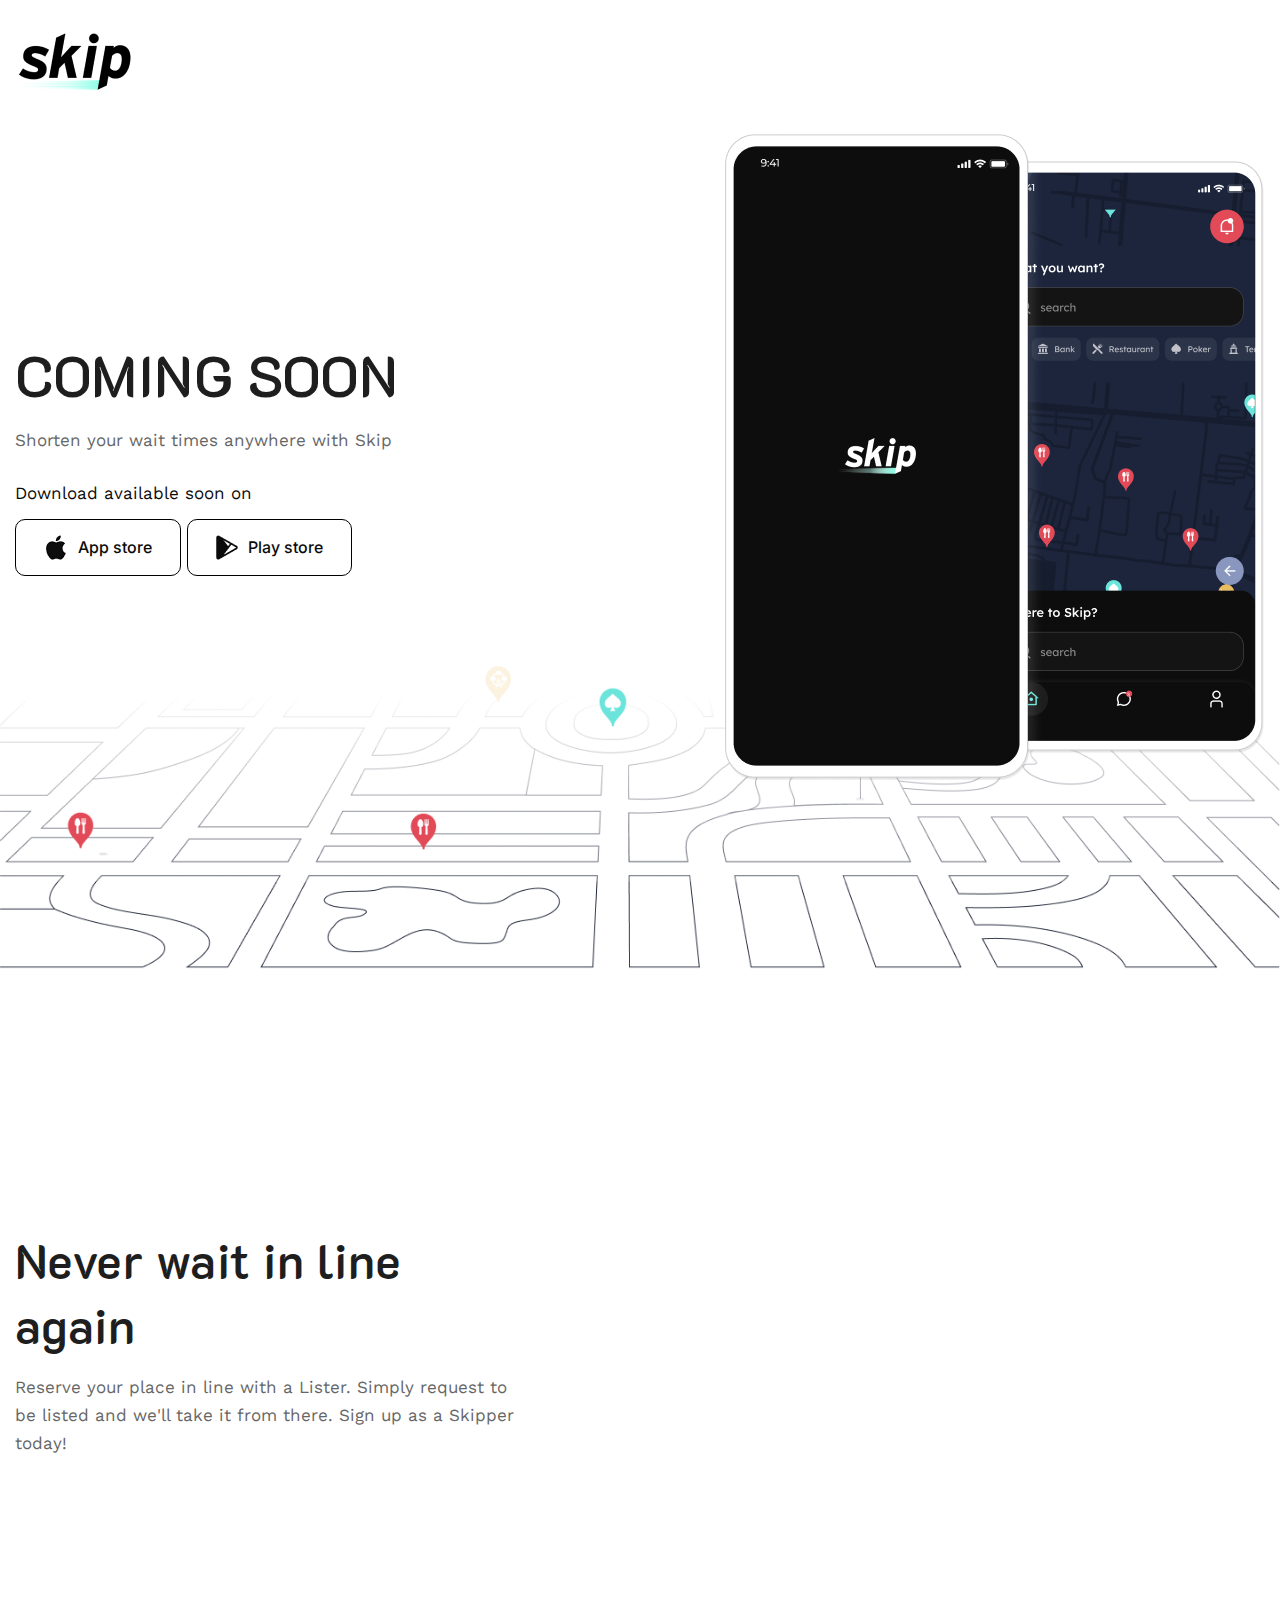
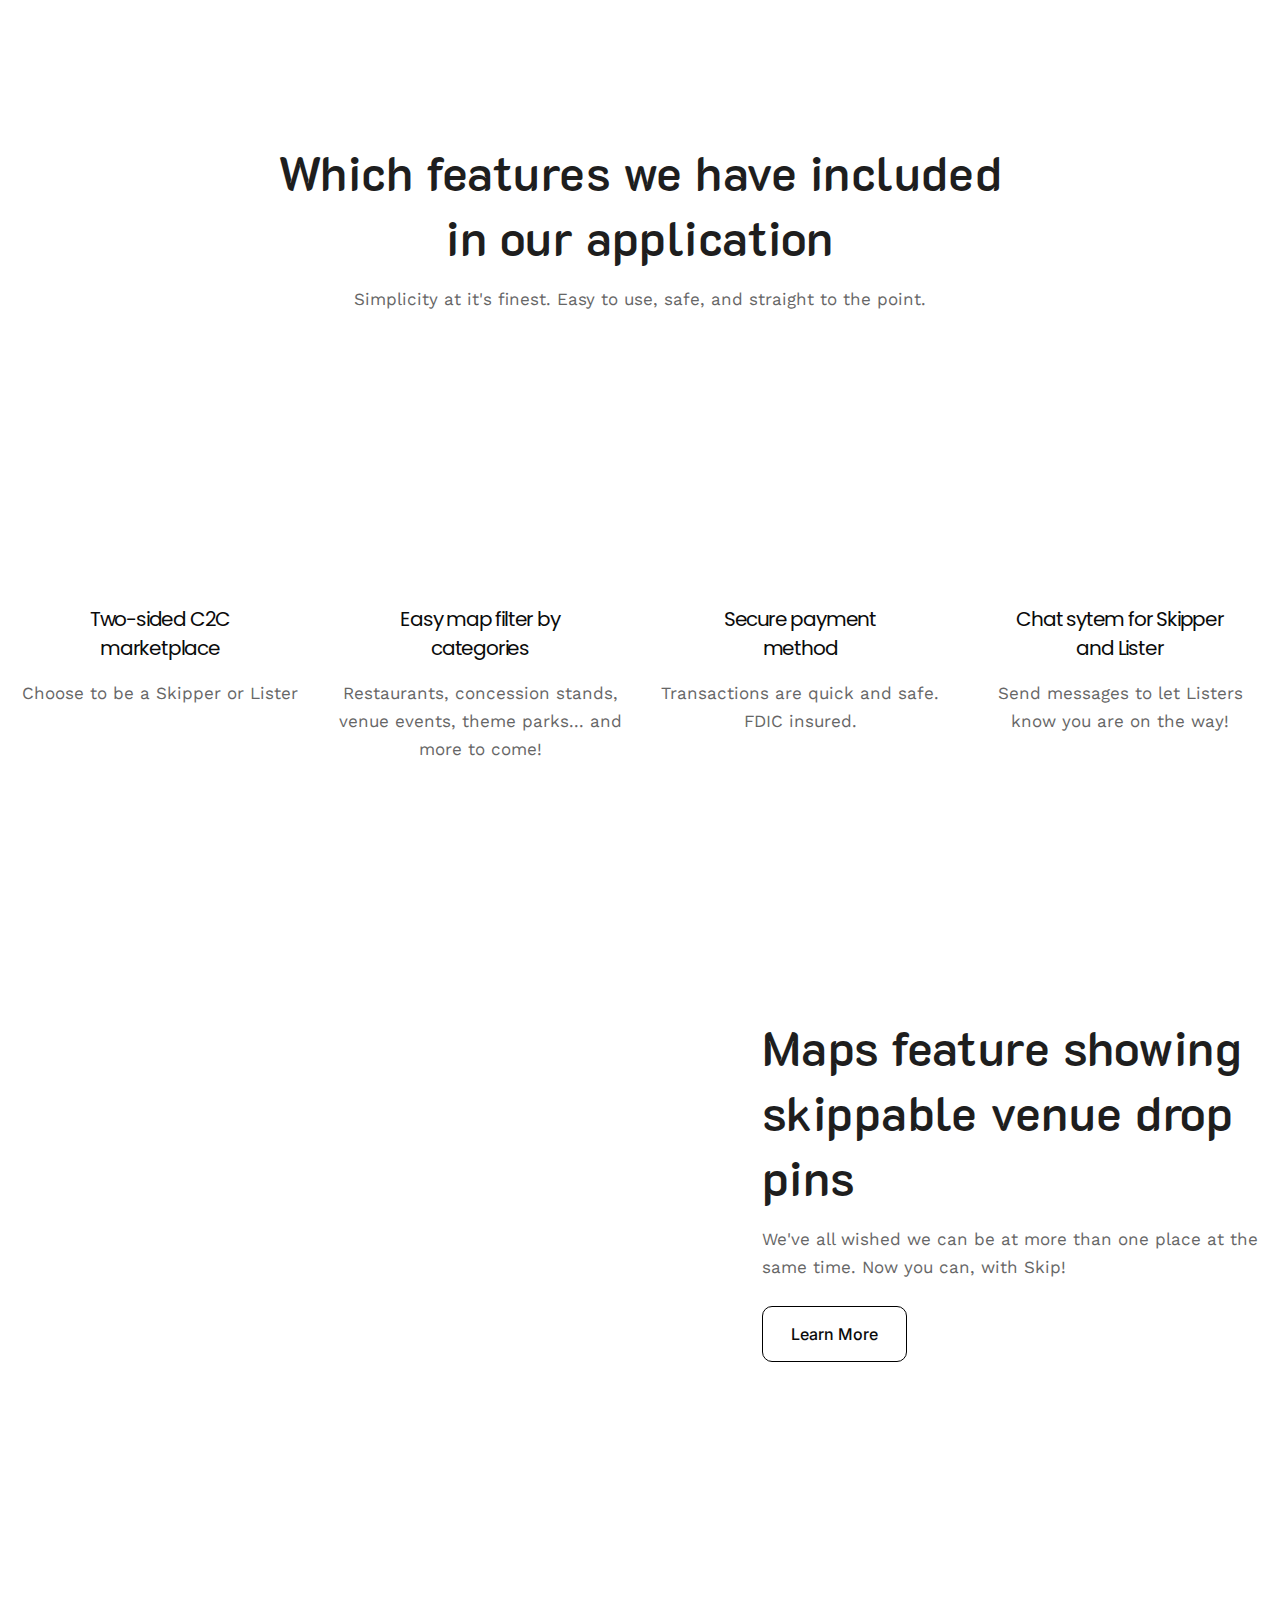
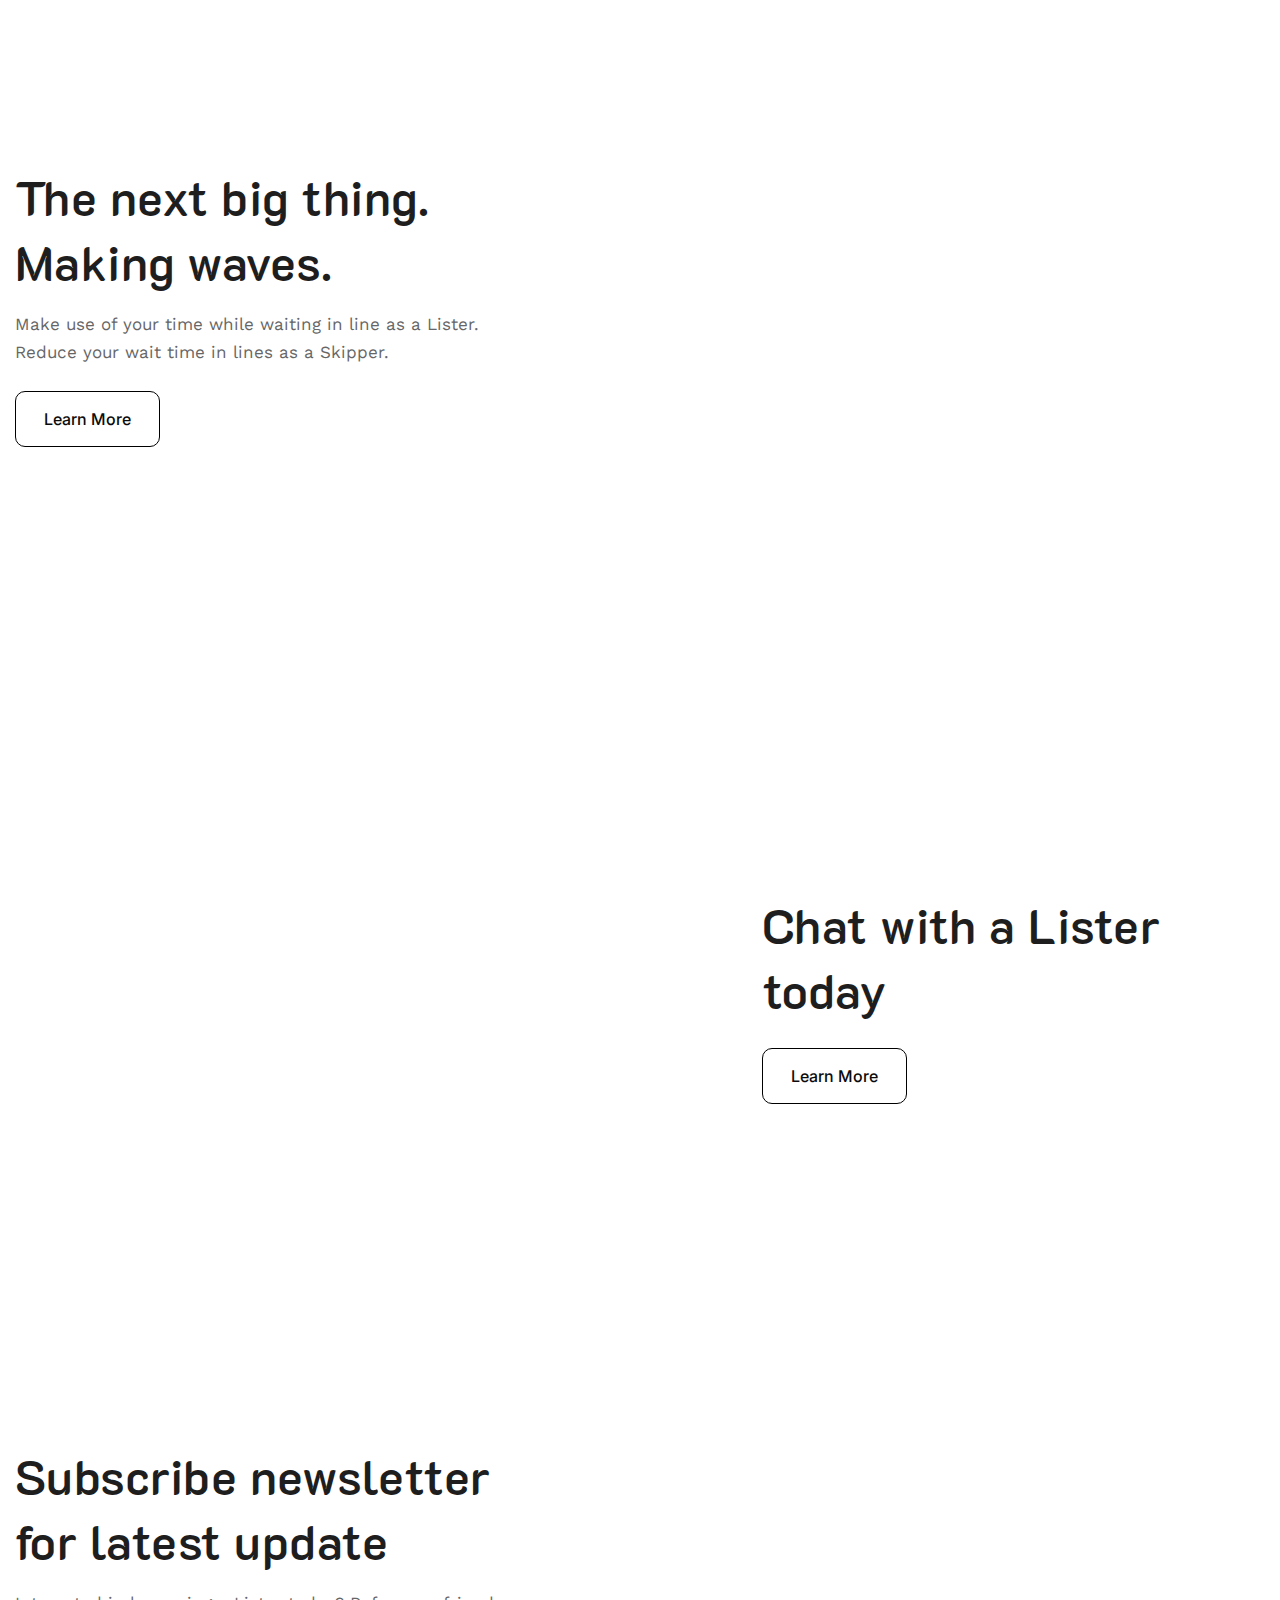
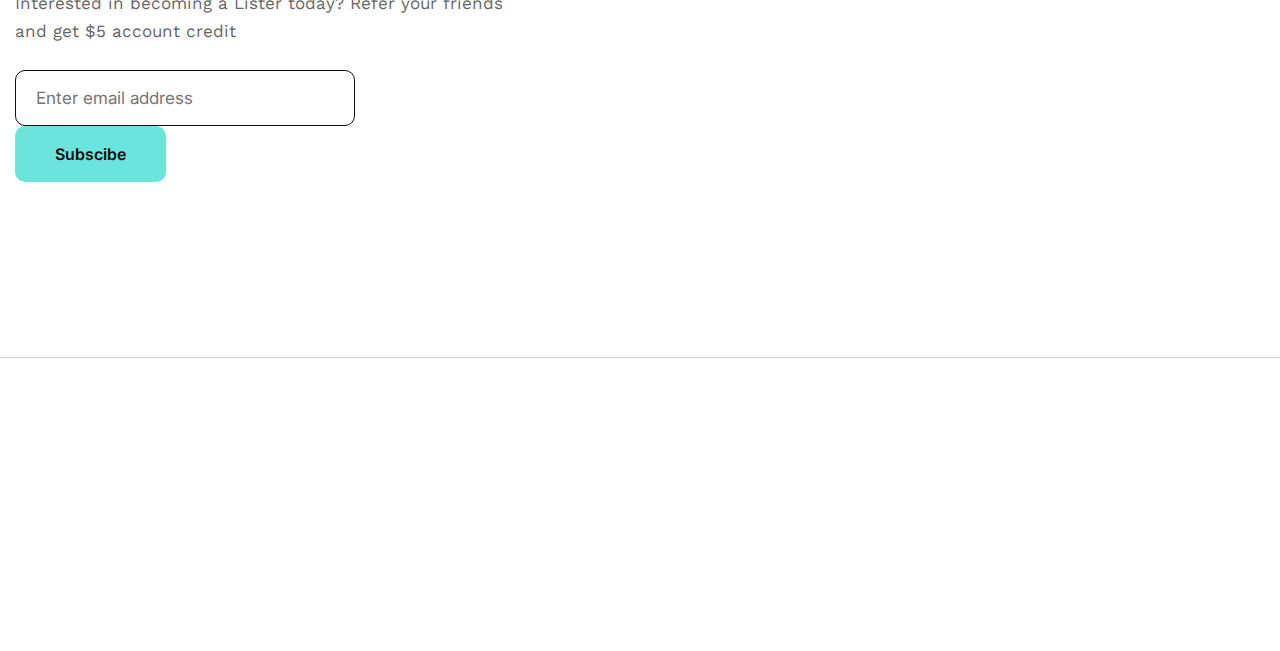
<file: index.html>
<!DOCTYPE html>
<html lang="en">
   
<head>
      <meta charset="UTF-8">
      <meta http-equiv="X-UA-Compatible" content="IE=edge">
      <meta name="viewport" content="width=device-width, initial-scale=1.0">
      <title>Skip</title>
	  <link rel="icon" type="image/x-icon" href="img/favicon.ico">
      <link rel="stylesheet" href="css/bootstrap.min.css">
      <link href="https://fonts.googleapis.com/css2?family=K2D:ital,wght@0,100;0,200;0,300;0,400;0,500;0,600;0,700;0,800;1,100;1,200;1,300;1,400;1,500;1,600;1,700;1,800&amp;family=Poppins:ital,wght@0,100;0,200;0,300;0,400;0,500;0,600;0,700;0,800;0,900;1,600&amp;display=swap" rel="stylesheet">
      <link href="https://fonts.googleapis.com/css2?family=Poppins:ital,wght@0,100;0,200;0,300;0,400;0,500;0,600;0,700;0,800;0,900;1,100;1,200;1,300;1,400;1,500;1,600;1,700;1,800;1,900&amp;display=swap" rel="stylesheet">
      <link href="https://fonts.googleapis.com/css2?family=Work+Sans:ital,wght@0,100;0,200;0,300;0,400;0,500;0,600;0,700;0,800;0,900;1,100;1,200;1,300;1,400;1,500;1,600;1,700;1,800;1,900&amp;display=swap" rel="stylesheet">
      <link href="https://fonts.googleapis.com/css2?family=Inter:wght@400;500&amp;display=swap" rel="stylesheet">
      <link rel="stylesheet" href="https://cdnjs.cloudflare.com/ajax/libs/font-awesome/6.1.1/css/all.min.css">
      <link rel="stylesheet" href="css/style.css">
   </head>
   <body>
      <div class="wrapper">
         <header class="top-header">
            <div class="container">
               <div class="row">
                  <div class="col-12 logo">
                     <a href="index-2.html"><img src="img/logo.png"></a>
                  </div>
               </div>
            </div>
         </header>
         <section class="skip-the-wait">
            <div class="container">
               <div class="row">
                  <div class="col-12">
                     <div class="row align-items-center cstm-banner-mn">
                        <div class="col-xl-5 col-12 fade-up">
                           <h1 class="skip-the-wait-title">COMING SOON</h1>
                           <p class="cstm-contrary-ttl">Shorten your wait times anywhere with Skip</p>
                           <p class="cstm-download-title">Download available soon on</p>
                           <a href="#" class="cstm-btn cstm-store"><img src="img/apple.png">App store</a>
                           <a href="#" class="cstm-btn cstm-store mr-3"><img src="img/play-store.png">Play store</a>
                        </div>
                        <div  class="col-xl-7 col-12 text-right cstm-skip-img">
						  <div id="imgbanner">
                           <img src="img/banner-image.png" class="slide-right"> 
						  </div> 
                        </div>
                     </div>
                  </div>
               </div>
            </div>
         </section>
         <section class="just-few-simple">
            <div class="container">
               <div class="row">
                  <div class="col-12">
                     <div class="row align-items-center cstm-just-few-mn">
                        <div class="col-xl-5 col-12">
                           <h2>Never wait in line again </h2>
                           <p >Reserve your place in line with a Lister. Simply request to be listed and we'll take it from there. Sign up as a Skipper today! </p>
                        </div>
                        <div class="col-xl-7 col-12 text-right cstm-just-img ">
                           <img src="img/landing-img1.png" class="js-scroll slide-right"> 
                        </div>
                     </div>
                  </div>
               </div>
            </div>
         </section>
         <section class="which-features text-center">
            <div class="container">
               <div class="row">
                  <div class="col-12">
                     <h2 class="which-features-title">Which features we have included in our application</h2>
                     <p class="contrary-to-popular-cont">Simplicity at it's finest. Easy to use, safe, and straight to the point. </p>
                  </div>
               </div>
               <div class="row cstm-which-box">
                  <div class="col-xl-3 col-md-6 col-12">
                     <p><img src="img/category-1.png" class="js-scroll fade-in"></p>
                     <h4>Two-sided C2C marketplace</h4>
                     <p>Choose to be a Skipper or Lister</p>
                  </div>
                  <div class="col-xl-3 col-md-6 col-12">
                     <p><img src="img/category-2.png" class="js-scroll fade-in"></p>
                     <h4>Easy map filter by categories</h4>
                     <p>Restaurants, concession stands, venue events, theme parks... and more to come! </p>
                  </div>
                  <div class="col-xl-3 col-md-6 col-12">
                     <p><img src="img/category-3.png" class="js-scroll fade-in"></p>
                     <h4>Secure payment method</h4>
                     <p>Transactions are quick and safe. FDIC insured. </p>
                  </div>
                  <div class="col-xl-3 col-md-6 col-12">
                     <p><img src="img/category-4.png" class="js-scroll fade-in"></p>
                     <h4>Chat sytem for Skipper and Lister</h4>
                     <p>Send messages to let Listers know you are on the way!</p>
                  </div>
               </div>
            </div>
         </section>
         <section class="just-few-simple">
            <div class="container">
               <div class="row">
                  <div class="col-12">
                     <div class="row align-items-center">
                        <div class="col-xl-7 col-12 cstm-skippers-img">
                           <img src="img/landing-img2.png" class="js-scroll slide-left"> 
                        </div>
                        <div class="col-xl-5 col-12">
                           <h2>Maps feature showing skippable venue drop pins</h2>
                           <p>We've all wished we can be at more than one place at the same time. Now you can, with Skip! </p>
                           <a href="#" class="cstm-btn">Learn More</a>
                        </div>
                     </div>
                  </div>
               </div>
            </div>
         </section>
         <section class="just-few-simple">
            <div class="container">
               <div class="row">
                  <div class="col-12">
                     <div class="row align-items-center cstm-lister-wll-mn">
                        <div class="col-xl-5 col-12">
                           <h2>The next big thing. Making waves. </h2>
                           <p>Make use of your time while waiting in line as a Lister. Reduce your wait time in lines as a Skipper.</p>
                           <a href="#" class="cstm-btn">Learn More</a>
                        </div>
                        <div class="col-xl-7 col-12 text-right cstm-lister-img">
                           <img src="img/landing-img3.png" class="js-scroll slide-right"> 
                        </div>
                     </div>
                  </div>
               </div>
            </div>
         </section>
         <section class="just-few-simple">
            <div class="container">
               <div class="row">
                  <div class="col-12">
                     <div class="row align-items-center">
                        <div class="col-xl-7 col-12 cstm-advanced-img">
                           <img src="img/landing-img4.png" class="js-scroll slide-left">  
                        </div>
                        <div class="col-xl-5 col-12">
                           <h2>Chat with a Lister today </h2>
                           <p> </p>
                           <a href="#" class="cstm-btn">Learn More</a>
                        </div>
                     </div>
                  </div>
               </div>
            </div>
         </section>
		   <section class="just-few-simple">
            <div class="container">
               <div class="row">
                  <div class="col-12">
                     <div class="row align-items-center cstm-subscribe-newsletter">
                        <div class="col-xl-5 col-12">
                           <h2>Subscribe newsletter for latest update</h2>
                           <p>Interested in becoming a Lister today? Refer your friends and get $5 account credit </p>
                           <form class="cstm-subscribe">
                                <input type="text" class="subscibe-input" placeholder="Enter email address">
                                <button class="subscibe-btn">Subscibe</button>
                            </form>
                        </div>
                        <div class="col-xl-7 col-12 text-right cstm-subscribe-img">
                           <img src="img/landing-img5.png" class="js-scroll slide-right"> 
                        </div>
                     </div>
                  </div>
               </div>
            </div>
         </section>
		 <footer class="cstm-footer">
            <div class="container">
                <div class="row">
                    <div class=" col-12">
                        <div class="row ">
                            <div class="col-xl-5 col-12 cstm-animation1 js-scroll fade-in-bottom"> 
                                <a href="index-2.html"><img src="img/logo.png" class="footer-logo"></a>
                                <p class="footer-about-text">Don't waste time, skip the lines today! </p>
                                <span class="copyright">Copyrights© 2022. All Rights Reserved by Skip</span>
                            </div>
                            <div class="col-xl-4 col-12 cstm-footer-col2 cstm-animation2 js-scroll fade-in-bottom">
                                <h4>Contact  us on</h4>
                                <div class="footer-contact">
                                     <img src="img/gmail.png">
									  <div class="footer-contact-in">
                                      <span class="footer-contact-title">Email address</span>
                                      <span class="footer-contact-sub"><a href="mailto:support@skipapp.com">support@skipapp.com</a></span>
									 </div>
                                </div>
								 <div class="footer-contact">
                                     <img src="img/phone.png">
									  <div class="footer-contact-in">
                                      <span class="footer-contact-title">Phone number</span>
                                      <span class="footer-contact-sub"> <a href="phone:+TBD">TBD</a></span>
									 </div>
                                </div>
                              
                            </div>
                             <div class="col-xl-3 col-12 cstm-animation3 js-scroll fade-in-bottom">
                                <h4>Follow us on</h4>
                                <div class="footer-social">
                                        <a href="#"><i class="fa-brands fa-facebook-f"></i></a>
                                        <a href="#"><i class="fa-brands fa-instagram"></i></a>
                                        <a href="#"><i class="fa-brands fa-twitter"></i></a>
                                        <a href="#"><i class="fa-brands fa-linkedin-in"></i></a>
                                </div>
                            </div>
                        </div>
                    </div>
                    
                </div>
            </div>
       </footer>
      </div>
	  
<script type="text/javascript">
	  
	window.onload = function() {
  document.getElementById('imgbanner').className = 'expand';
};
	  
		const scrollElements = document.querySelectorAll(".js-scroll");

		const elementInView = (el, dividend = 1) => {
		  const elementTop = el.getBoundingClientRect().top;

		  return (
			elementTop <=
			(window.innerHeight || document.documentElement.clientHeight) / dividend
		  );
		};

		const elementOutofView = (el) => {
		  const elementTop = el.getBoundingClientRect().top;

		  return (
			elementTop > (window.innerHeight || document.documentElement.clientHeight)
		  );
		};

		const displayScrollElement = (element) => {
		  element.classList.add("scrolled");
		};

		const hideScrollElement = (element) => {
		  element.classList.remove("scrolled");
		};

		const handleScrollAnimation = () => {
		  scrollElements.forEach((el) => {
			if (elementInView(el, 1.25)) {
			  displayScrollElement(el);
			} else if (elementOutofView(el)) {
			  hideScrollElement(el)
			}
		  })
		}

		window.addEventListener("scroll", () => { 
		  handleScrollAnimation();
		});
	  </script>
	  
	  
    <script type="text/javascript" src="js/bootstrap.min.js"></script>
    <script type="text/javascript" src="js/jquery.min.js"></script>
	  
   </body>
</html>
</file>
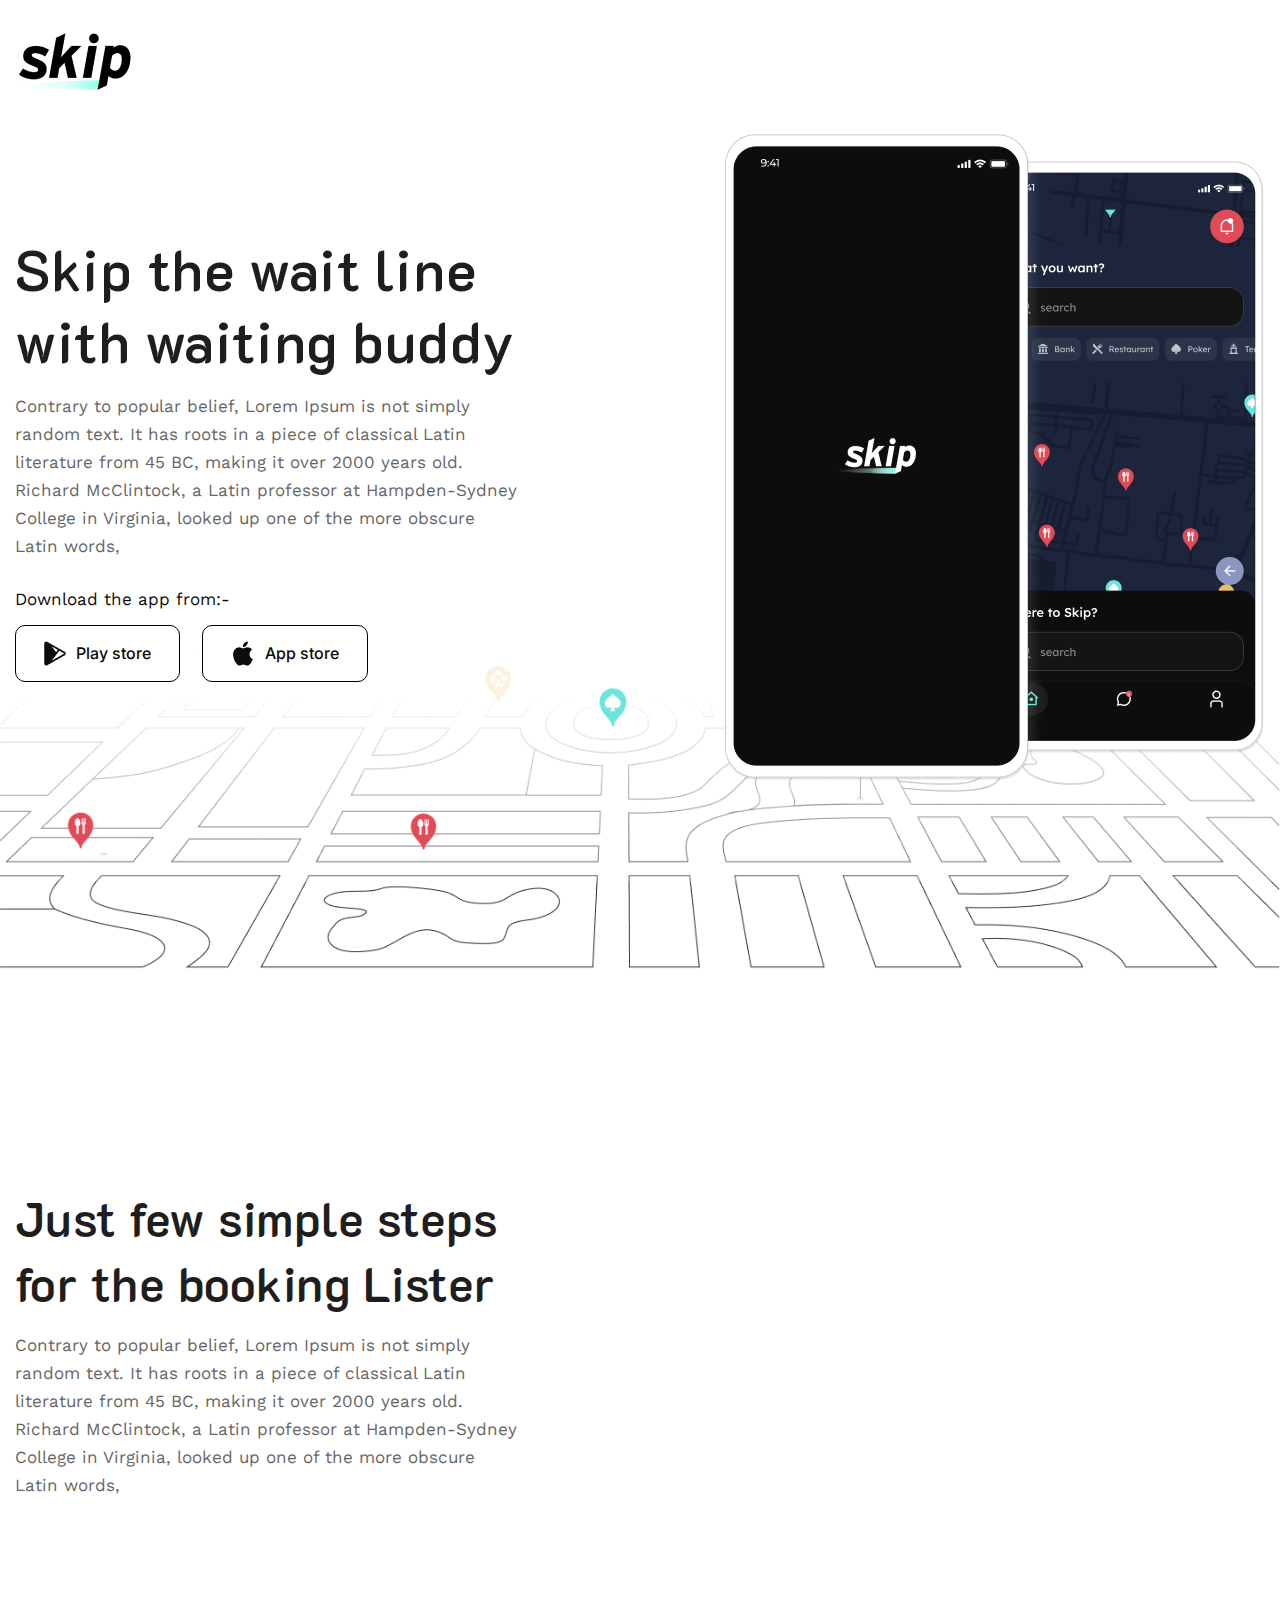
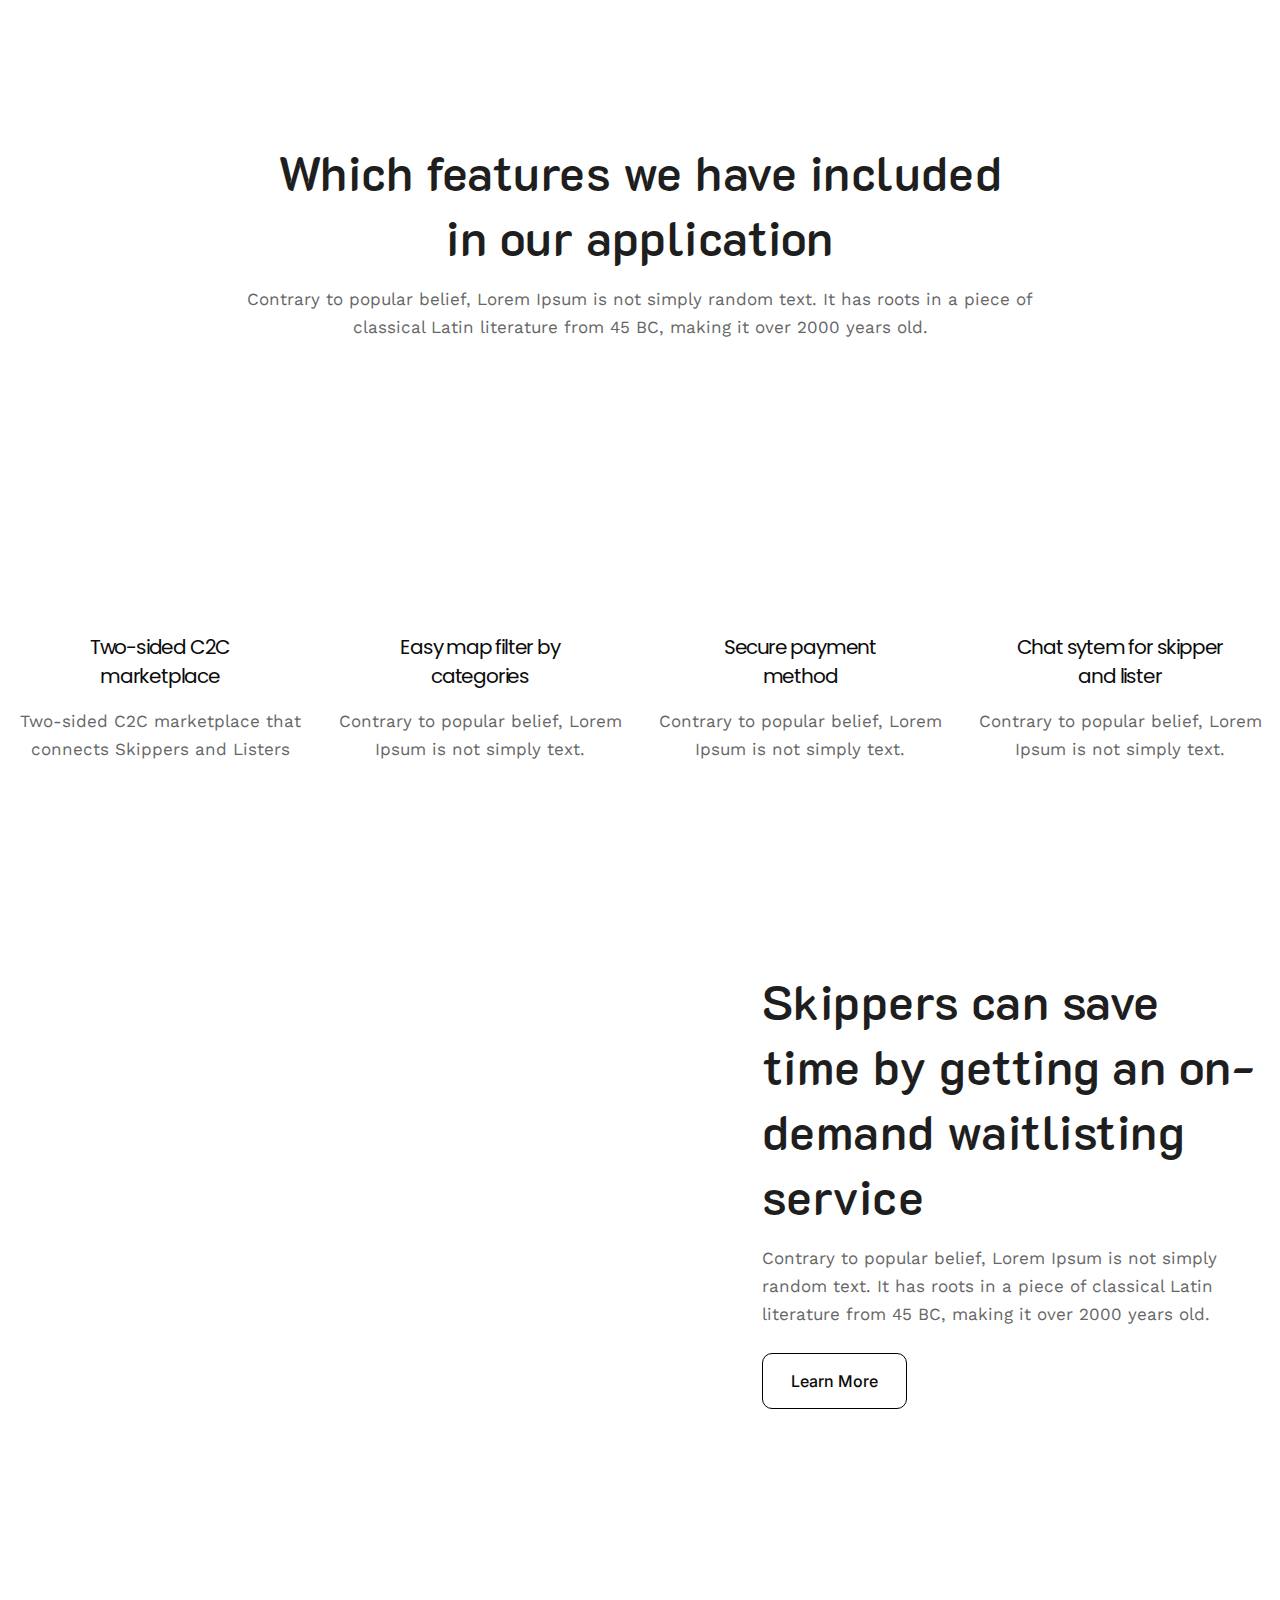
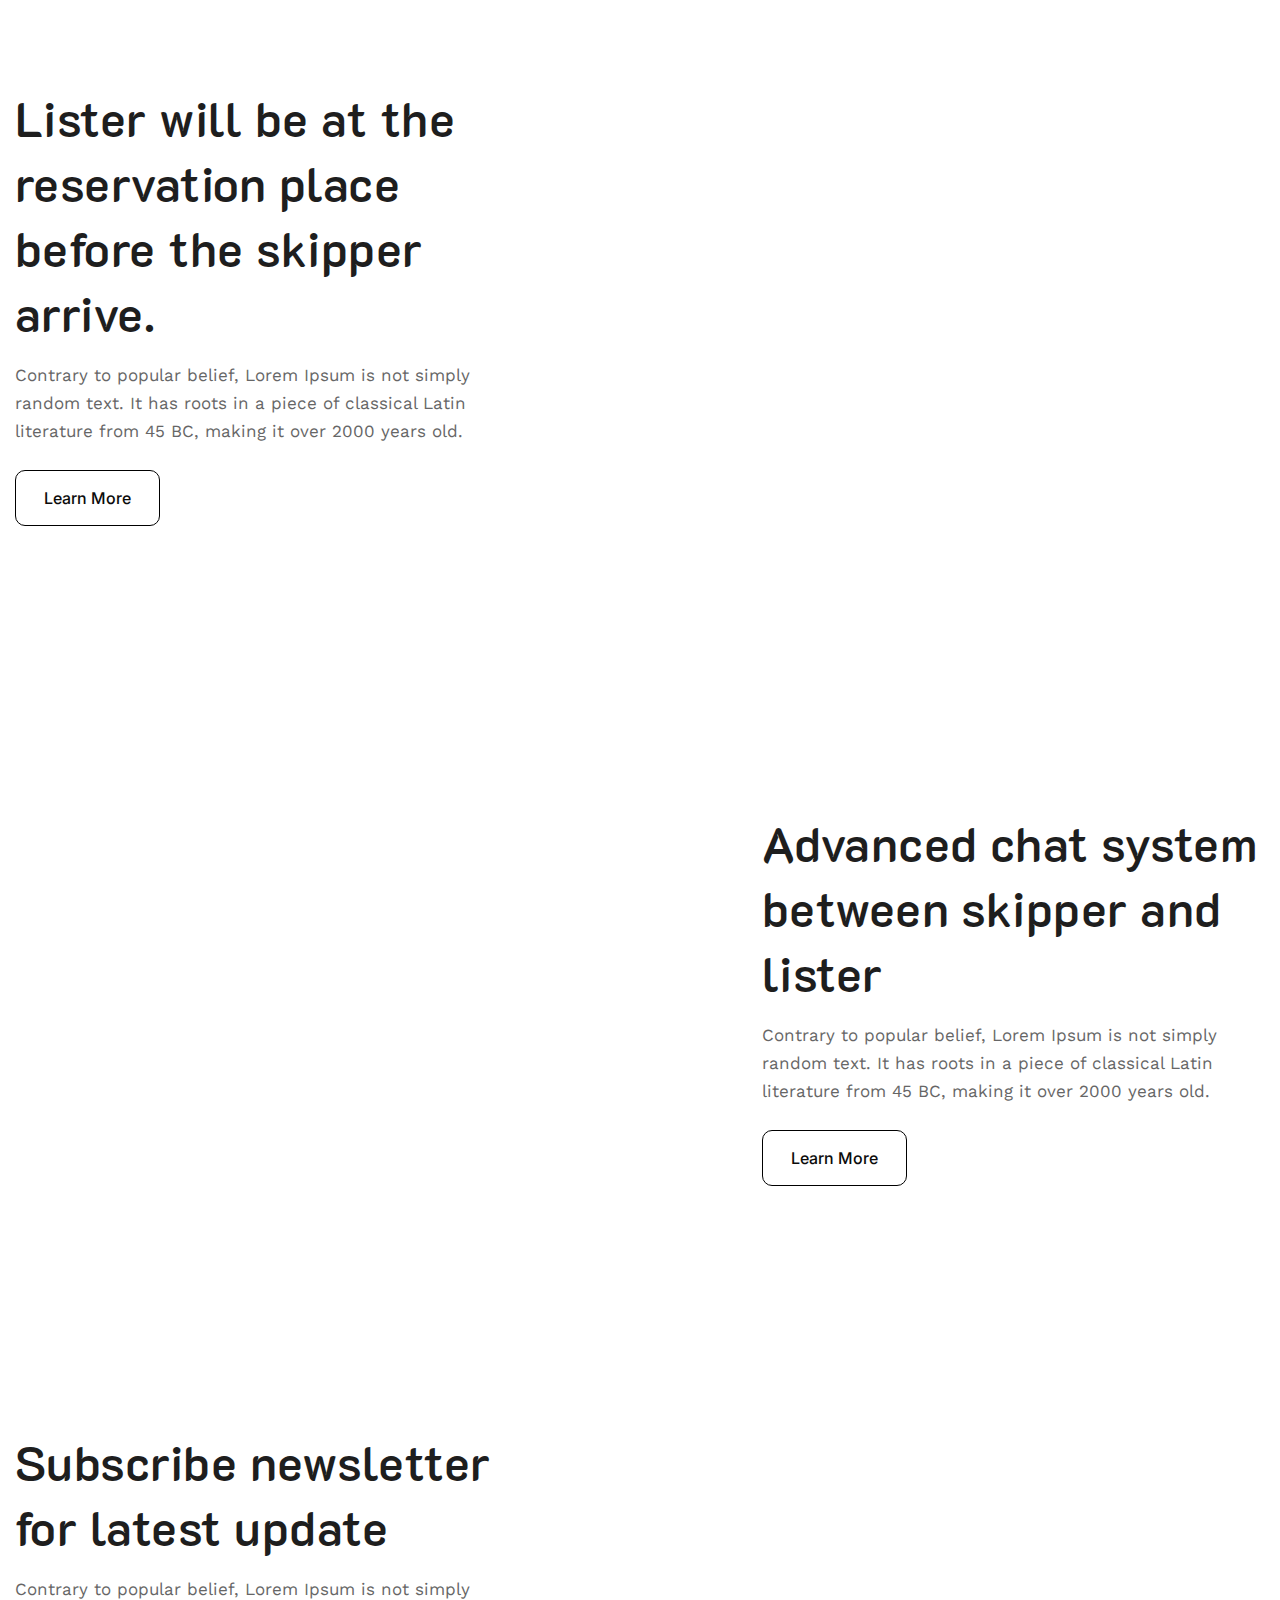
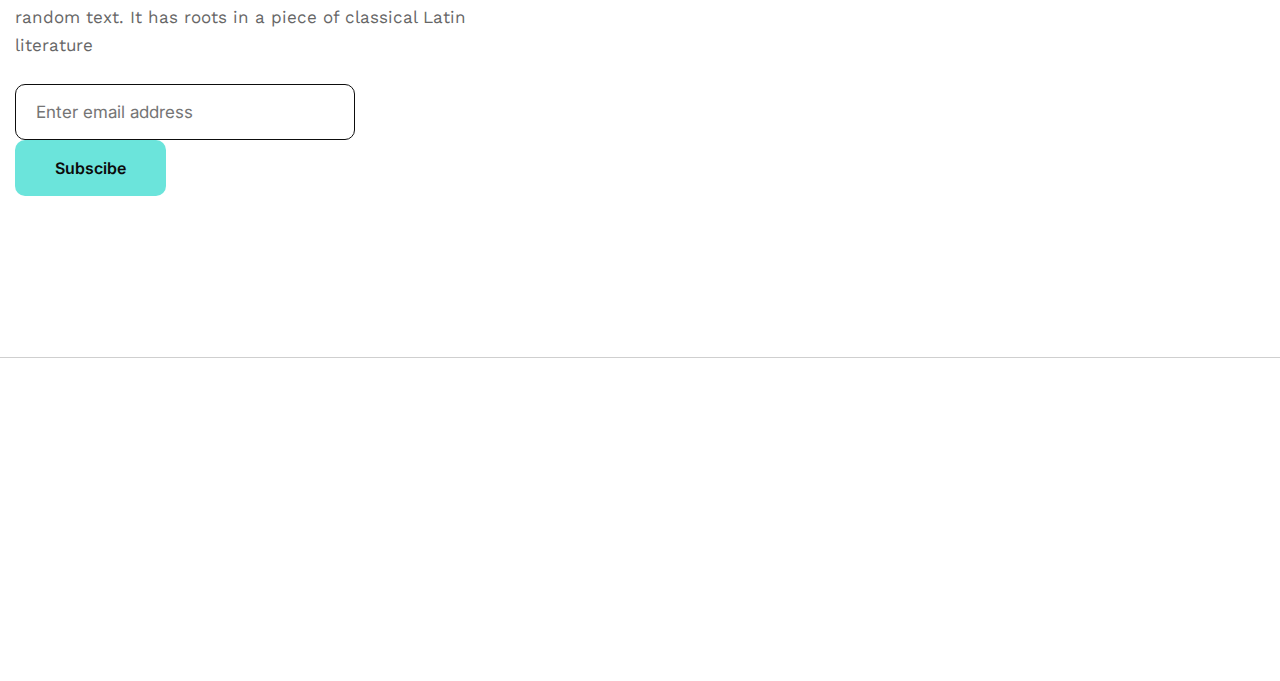
<file: index-2.html>
<!DOCTYPE html>
<html lang="en">
   
<head>
      <meta charset="UTF-8">
      <meta http-equiv="X-UA-Compatible" content="IE=edge">
      <meta name="viewport" content="width=device-width, initial-scale=1.0">
      <title>Skip</title>
	  <link rel="icon" type="image/x-icon" href="img/favicon.ico">
      <link rel="stylesheet" href="css/bootstrap.min.css">
      <link href="https://fonts.googleapis.com/css2?family=K2D:ital,wght@0,100;0,200;0,300;0,400;0,500;0,600;0,700;0,800;1,100;1,200;1,300;1,400;1,500;1,600;1,700;1,800&amp;family=Poppins:ital,wght@0,100;0,200;0,300;0,400;0,500;0,600;0,700;0,800;0,900;1,600&amp;display=swap" rel="stylesheet">
      <link href="https://fonts.googleapis.com/css2?family=Poppins:ital,wght@0,100;0,200;0,300;0,400;0,500;0,600;0,700;0,800;0,900;1,100;1,200;1,300;1,400;1,500;1,600;1,700;1,800;1,900&amp;display=swap" rel="stylesheet">
      <link href="https://fonts.googleapis.com/css2?family=Work+Sans:ital,wght@0,100;0,200;0,300;0,400;0,500;0,600;0,700;0,800;0,900;1,100;1,200;1,300;1,400;1,500;1,600;1,700;1,800;1,900&amp;display=swap" rel="stylesheet">
      <link href="https://fonts.googleapis.com/css2?family=Inter:wght@400;500&amp;display=swap" rel="stylesheet">
      <link rel="stylesheet" href="https://cdnjs.cloudflare.com/ajax/libs/font-awesome/6.1.1/css/all.min.css">
      <link rel="stylesheet" href="css/style.css">
   </head>
   <body>
      <div class="wrapper">
         <header class="top-header">
            <div class="container">
               <div class="row">
                  <div class="col-12 logo">
                     <a href="index-2.html"><img src="img/logo.png"></a>
                  </div>
               </div>
            </div>
         </header>
         <section class="skip-the-wait">
            <div class="container">
               <div class="row">
                  <div class="col-12">
                     <div class="row align-items-center cstm-banner-mn">
                        <div class="col-xl-5 col-12 fade-up">
                           <h1 class="skip-the-wait-title">Skip the wait line with waiting buddy</h1>
                           <p class="cstm-contrary-ttl">Contrary to popular belief, Lorem Ipsum is not simply random text. It has roots in a piece of classical Latin literature from 45 BC, making it over 2000 years old. Richard McClintock, a Latin professor at Hampden-Sydney College in Virginia, looked up one of the more obscure Latin words, </p>
                           <p class="cstm-download-title">Download the app from:-</p>
                           <a href="#" class="cstm-btn cstm-store mr-3""><img src="img/play-store.png">Play store</a>
                           <a href="#" class="cstm-btn cstm-store"><img src="img/apple.png">App store</a>
                        </div>
                        <div  class="col-xl-7 col-12 text-right cstm-skip-img">
						  <div id="imgbanner">
                           <img src="img/banner-image.png" class="slide-right"> 
						  </div> 
                        </div>
                     </div>
                  </div>
               </div>
            </div>
         </section>
         <section class="just-few-simple">
            <div class="container">
               <div class="row">
                  <div class="col-12">
                     <div class="row align-items-center cstm-just-few-mn">
                        <div class="col-xl-5 col-12">
                           <h2>Just few simple steps for the booking Lister</h2>
                           <p >Contrary to popular belief, Lorem Ipsum is not simply random text. It has roots in a piece of classical Latin literature from 45 BC, making it over 2000 years old. Richard McClintock, a Latin professor at Hampden-Sydney College in Virginia, looked up one of the more obscure Latin words, </p>
                        </div>
                        <div class="col-xl-7 col-12 text-right cstm-just-img ">
                           <img src="img/landing-img1.png" class="js-scroll slide-right"> 
                        </div>
                     </div>
                  </div>
               </div>
            </div>
         </section>
         <section class="which-features text-center">
            <div class="container">
               <div class="row">
                  <div class="col-12">
                     <h2 class="which-features-title">Which features we have included in our application</h2>
                     <p class="contrary-to-popular-cont">Contrary to popular belief, Lorem Ipsum is not simply random text. It has roots in a piece of classical Latin literature from 45 BC, making it over 2000 years old. </p>
                  </div>
               </div>
               <div class="row cstm-which-box">
                  <div class="col-xl-3 col-md-6 col-12">
                     <p><img src="img/category-1.png" class="js-scroll fade-in"></p>
                     <h4>Two-sided C2C marketplace</h4>
                     <p>Two-sided C2C marketplace that connects Skippers and Listers</p>
                  </div>
                  <div class="col-xl-3 col-md-6 col-12">
                     <p><img src="img/category-2.png" class="js-scroll fade-in"></p>
                     <h4>Easy map filter by categories</h4>
                     <p>Contrary to popular belief, Lorem Ipsum is not simply text.</p>
                  </div>
                  <div class="col-xl-3 col-md-6 col-12">
                     <p><img src="img/category-3.png" class="js-scroll fade-in"></p>
                     <h4>Secure payment method</h4>
                     <p>Contrary to popular belief, Lorem Ipsum is not simply text.</p>
                  </div>
                  <div class="col-xl-3 col-md-6 col-12">
                     <p><img src="img/category-4.png" class="js-scroll fade-in"></p>
                     <h4>Chat sytem for skipper and lister</h4>
                     <p>Contrary to popular belief, Lorem Ipsum is not simply text.</p>
                  </div>
               </div>
            </div>
         </section>
         <section class="just-few-simple">
            <div class="container">
               <div class="row">
                  <div class="col-12">
                     <div class="row align-items-center">
                        <div class="col-xl-7 col-12 cstm-skippers-img">
                           <img src="img/landing-img2.png" class="js-scroll slide-left"> 
                        </div>
                        <div class="col-xl-5 col-12">
                           <h2>Skippers can save time by getting an on-demand waitlisting service</h2>
                           <p>Contrary to popular belief, Lorem Ipsum is not simply random text. It has roots in a piece of classical Latin literature from 45 BC, making it over 2000 years old.</p>
                           <a href="#" class="cstm-btn">Learn More</a>
                        </div>
                     </div>
                  </div>
               </div>
            </div>
         </section>
         <section class="just-few-simple">
            <div class="container">
               <div class="row">
                  <div class="col-12">
                     <div class="row align-items-center cstm-lister-wll-mn">
                        <div class="col-xl-5 col-12">
                           <h2>Lister will be at the reservation place before the skipper arrive.</h2>
                           <p>Contrary to popular belief, Lorem Ipsum is not simply random text. It has roots in a piece of classical Latin literature from 45 BC, making it over 2000 years old.</p>
                           <a href="#" class="cstm-btn">Learn More</a>
                        </div>
                        <div class="col-xl-7 col-12 text-right cstm-lister-img">
                           <img src="img/landing-img3.png" class="js-scroll slide-right"> 
                        </div>
                     </div>
                  </div>
               </div>
            </div>
         </section>
         <section class="just-few-simple">
            <div class="container">
               <div class="row">
                  <div class="col-12">
                     <div class="row align-items-center">
                        <div class="col-xl-7 col-12 cstm-advanced-img">
                           <img src="img/landing-img4.png" class="js-scroll slide-left">  
                        </div>
                        <div class="col-xl-5 col-12">
                           <h2>Advanced chat system between skipper and lister</h2>
                           <p>Contrary to popular belief, Lorem Ipsum is not simply random text. It has roots in a piece of classical Latin literature from 45 BC, making it over 2000 years old.</p>
                           <a href="#" class="cstm-btn">Learn More</a>
                        </div>
                     </div>
                  </div>
               </div>
            </div>
         </section>
		   <section class="just-few-simple">
            <div class="container">
               <div class="row">
                  <div class="col-12">
                     <div class="row align-items-center cstm-subscribe-newsletter">
                        <div class="col-xl-5 col-12">
                           <h2>Subscribe newsletter for latest update</h2>
                           <p>Contrary to popular belief, Lorem Ipsum is not simply random text. It has roots in a piece of classical Latin literature</p>
                           <form class="cstm-subscribe">
                                <input type="text" class="subscibe-input" placeholder="Enter email address">
                                <button class="subscibe-btn">Subscibe</button>
                            </form>
                        </div>
                        <div class="col-xl-7 col-12 text-right cstm-subscribe-img">
                           <img src="img/landing-img5.png" class="js-scroll slide-right"> 
                        </div>
                     </div>
                  </div>
               </div>
            </div>
         </section>
		 <footer class="cstm-footer">
            <div class="container">
                <div class="row">
                    <div class=" col-12">
                        <div class="row ">
                            <div class="col-xl-5 col-12 cstm-animation1 js-scroll fade-in-bottom"> 
                                <a href="index-2.html"><img src="img/logo.png" class="footer-logo"></a>
                                <p class="footer-about-text">Contrary to popular belief, Lorem Ipsum is not simply random text. It has roots in a piece of classical Latin literature from.</p>
                                <span class="copyright">Copyrights© 2022. All Rigghts Reserved by Skip</span>
                            </div>
                            <div class="col-xl-4 col-12 cstm-footer-col2 cstm-animation2 js-scroll fade-in-bottom">
                                <h4>Contact  us on</h4>
                                <div class="footer-contact">
                                     <img src="img/gmail.png">
									  <div class="footer-contact-in">
                                      <span class="footer-contact-title">Email address</span>
                                      <span class="footer-contact-sub"><a href="mailto:manhhachkt08@gmail.com">manhhachkt08@gmail.com</a></span>
									 </div>
                                </div>
								 <div class="footer-contact">
                                     <img src="img/phone.png">
									  <div class="footer-contact-in">
                                      <span class="footer-contact-title">Phone number</span>
                                      <span class="footer-contact-sub"> <a href="phone:+91 1355 686 856">+91 1355 686 856</a></span>
									 </div>
                                </div>
                              
                            </div>
                             <div class="col-xl-3 col-12 cstm-animation3 js-scroll fade-in-bottom">
                                <h4>Follow us on</h4>
                                <div class="footer-social">
                                        <a href="#"><i class="fa-brands fa-facebook-f"></i></a>
                                        <a href="#"><i class="fa-brands fa-instagram"></i></a>
                                        <a href="#"><i class="fa-brands fa-twitter"></i></a>
                                        <a href="#"><i class="fa-brands fa-linkedin-in"></i></a>
                                </div>
                            </div>
                        </div>
                    </div>
                    
                </div>
            </div>
       </footer>
      </div>
	  
<script type="text/javascript">
	  
	window.onload = function() {
  document.getElementById('imgbanner').className = 'expand';
};
	  
		const scrollElements = document.querySelectorAll(".js-scroll");

		const elementInView = (el, dividend = 1) => {
		  const elementTop = el.getBoundingClientRect().top;

		  return (
			elementTop <=
			(window.innerHeight || document.documentElement.clientHeight) / dividend
		  );
		};

		const elementOutofView = (el) => {
		  const elementTop = el.getBoundingClientRect().top;

		  return (
			elementTop > (window.innerHeight || document.documentElement.clientHeight)
		  );
		};

		const displayScrollElement = (element) => {
		  element.classList.add("scrolled");
		};

		const hideScrollElement = (element) => {
		  element.classList.remove("scrolled");
		};

		const handleScrollAnimation = () => {
		  scrollElements.forEach((el) => {
			if (elementInView(el, 1.25)) {
			  displayScrollElement(el);
			} else if (elementOutofView(el)) {
			  hideScrollElement(el)
			}
		  })
		}

		window.addEventListener("scroll", () => { 
		  handleScrollAnimation();
		});
	  </script>
	  
	  
    <script type="text/javascript" src="js/bootstrap.min.js"></script>
    <script type="text/javascript" src="js/jquery.min.js"></script>
	  
   </body>

<!-- Mirrored from skip.decodeup-projects.com/index.html by HTTrack Website Copier/3.x [XR&CO'2014], Mon, 19 Sep 2022 03:50:50 GMT -->
</html>
</file>
<file: css/style.css>
body {
	font-family: 'Work Sans', sans-serif;
	font-style: normal;
	font-weight: 400;
	font-size: 17px;
	line-height: 28px;
	color: #666666;
}

a {
	color: #000;
	transition: 0.3s ease-in-out;
}

a:hover {
	color: #000;
	text-decoration: none;
}


h1 {
	font-family: 'K2D', sans-serif;
	font-style: normal;
	font-weight: 600;
	font-size: 56px;
	line-height: 72px;
	letter-spacing: 0.01em;
	color: #1E1E1E;
	margin-bottom: 15px;
}

h2 {
	font-family: 'K2D', sans-serif;
	font-style: normal;
	font-weight: 600;
	font-size: 48px;
	line-height: 65px;
	letter-spacing: 0.01em;
	color: #1E1E1E;
	margin-bottom: 15px;
}

h3 {
	font-family: 'K2D', sans-serif;
	font-style: normal;
	font-weight: 600;
	font-size: 30px;
	line-height: 402px;
	letter-spacing: 0.01em;
	color: #1E1E1E;
	margin-bottom: 15px;
}

h4 {
	font-family: 'Poppins', sans-serif;
	font-style: normal;
	font-weight: 400;
	font-size: 20px;
	line-height: 29px;
	letter-spacing: -0.06em;
	color: #0B0B0B;
	margin-bottom:16px;
}

button {
	font-family: 'Inter', sans-serif;
	transition: 0.3s ease-in-out;
}

input {
	font-family: 'Inter', sans-serif;
}

button:focus,
input:focus {
	outline: 0;
}

img {
	max-width: 100%;
}

p {
	margin-bottom: 25px;
}

.js-scroll {
  opacity: 0;
  transition: opacity 500ms;
}

.js-scroll.scrolled {
  opacity: 1;
}

.scrolled.fade-in {
  animation: fade-in 1s ease-in-out both;
}

.scrolled.fade-in-bottom {
  animation: fade-in-bottom 1s ease-in-out both;
}
.scrolled.slide-left {
  animation: slide-in-left 1s ease-in-out both;
}

.scrolled.slide-right {
  animation: slide-in-right 1s ease-in-out both;
}

.expand .slide-right {
	  animation: slide-in-right 2s ease-in-out both;

}
.cstm-animation1.fade-in-bottom{
	  animation: fade-in-bottom 1s ease-in-out  both;
}
.cstm-animation2.fade-in-bottom{
	  animation: fade-in-bottom 1s ease-in-out 0.5s both;
}
.cstm-animation3.fade-in-bottom{
	  animation: fade-in-bottom 1s ease-in-out 1s both;
}
@keyframes slide-in-left { 
  0% {
    -webkit-transform: translateX(-100px);
    transform: translateX(-100px);
    opacity: 0;
  }
  100% {
    -webkit-transform: translateX(0);
    transform: translateX(0);
    opacity: 1;
  }
}

@keyframes slide-in-right {
  0% {
    -webkit-transform: translateX(100px);
    transform: translateX(100px);
    opacity: 0;
  }
  100% {
    -webkit-transform: translateX(0);
    transform: translateX(0);
    opacity: 1;
  }
}

@keyframes fade-in-bottom {
  0% {
    -webkit-transform: translateY(50px);
    transform: translateY(50px);
    opacity: 0;
  }
  100% {
    -webkit-transform: translateY(0);
    transform: translateY(0);
    opacity: 1;
  }
}

@keyframes fade-in {
  0% {
    opacity: 0;
	-webkit-transform: scale(0.7);
    transform: scale(0.7);
  }
  100% {
    opacity: 1;
	-webkit-transform: scale(1.0);
    transform: scale(1.0);
  }
}
.cstm-btn {
	background-color: #fff;
	border: 1px solid #000000;
	border-radius: 10px;
	font-size: 16px;
	line-height: 24px;
	padding: 15px 28px;
	color: #0B0B0B;
	align-items: center;
	font-weight: 500;
	font-family: 'Inter', sans-serif;
	display: inline-block;
}

.cstm-btn:hover {
	background: #6BE4DB;
		border: 1px solid #6BE4DB;

}

.cstm-store img {
	margin-right: 10px;
	vertical-align: top;
}

.top-header {
	padding: 32px 0px;
}

.cstm-download-title {
	color: #0B0B0B;
	margin-bottom: 12px;
}

.skip-the-wait {
	background-image: url(../img/skip-banner.png);
	background-repeat: no-repeat;
	padding-bottom: 180px;
	background-position: center bottom;
	background-size: contain;
	margin-bottom: 120px;
}

.just-few-simple {
	margin-bottom: 120px;
}

.which-features {
	margin-bottom: 105px;
}

.which-features-title {
	max-width: 750px;
	margin: 0px auto 15px;
}

.contrary-to-popular-cont {
	max-width: 850px;
	margin: 0px auto 80px;
}

.cstm-which-box img {
	margin-bottom: 10px;
}

.cstm-which-box h4 {
	max-width: 210px;
	margin-left:auto;
	margin-right:auto;
}

.subscibe-input {
	background: #FFFFFF;
	border: 1px solid #0D0D0D;
	border-radius: 10px;
	height: 56px;
	max-width: 340px;
	width: 100%;
	padding: 0px 20px;
	margin-right: 7px;
}
.subscibe-btn {
    border: none;
    padding: 16px 40px;
    align-items: center;
    font-weight: 600;
    font-size: 16px;
    line-height: 24px;
    text-align: center;
    color: #0B0B0B;
    font-family: 'Inter', sans-serif;
    display: inline-block;
    background: #6BE4DB;
    border-radius: 10px;
}
.subscibe-btn:hover{
  background: #000;
  color:#FFF;
}
.cstm-footer {
    border-top: 1px solid #CFCFCF;
    padding: 60px 0px;
}
.footer-logo {
    margin-bottom: 15px;
}
.footer-about-text {
    margin-bottom: 15px;
    max-width: 400px;
}
.copyright {
    font-style: normal;
    font-weight: 400;
    font-size: 14px;
    line-height: 17px;
    color: #666666;
	font-family: 'Inter', sans-serif;
}

.footer-about-text {
    margin-bottom: 15px;
}

.footer-contact {
    position: relative;
    margin-bottom: 15px;
    min-height: 49px;
}
.footer-contact img {
    position: absolute;
}
.footer-contact-in {
    display: flex;
    flex-direction: column;
    padding-left: 60px;
}
.footer-contact-title {
    font-weight: 400;
    font-size: 14px; 
    line-height: 20px;
    color: #0D0D0D;
    opacity: 0.7;
}
.footer-contact-sub a {
    font-style: normal;
    font-weight: 500;
    font-size: 16px;
    line-height: 24px;
    color: #0D0D0D;
}

.footer-contact-sub a:hover {
    color: #6be4db;
}
.footer-social a {
    display: inline-block;
    border: 1px solid #0D0D0D;
    border-radius: 50px;
    line-height: 46px;
    transition: 0.3s ease-in-out;
    height: 46px;
    width: 46px;
    margin-right: 9px;
    text-align: center;
    font-size: 21px;
}
.footer-social a:hover {
    background: #6be4db;
	border: 1px solid #6be4db;
}

@media (min-width: 1200px) {
	.container,
	.container-lg,
	.container-md,
	.container-sm,
	.container-xl {
		max-width: 1330px;
	}
}

@media (max-width: 1200px) {
.cstm-subscribe-newsletter{
	flex-direction: column-reverse;
}	
.cstm-lister-wll-mn{
	flex-direction: column-reverse;
}
.cstm-just-few-mn {
    flex-direction: column-reverse;
}	
.row.align-items-center.cstm-banner-mn {
    flex-direction: column-reverse;
}	
.footer-about-text {
    max-width: 100%;
}	
.cstm-footer-col2 {
    margin: 30px 0px 20px 0px;
}	
.cstm-subscribe-img {
    text-align: center!important;
	margin-bottom:30px;
}	
.cstm-advanced-img {
    margin-bottom: 40px;
    text-align: center;
}	
.cstm-lister-img {
    text-align: center!important;
}	
.cstm-skippers-img {
    margin-bottom: 40px;
}	
.skip-the-wait {
    padding-bottom: 90px;
}	
.cstm-skip-img {
    text-align: center!important;
    margin-bottom: 30px;
}
.cstm-just-img {
    text-align: center!important;
    margin-bottom: 30px;
}

.cstm-which-box h4 {
    max-width: 100%;
}
h1 {
    font-size: 42px;
    line-height: 60px;
}
h2 {
    font-size: 36px;
    line-height: 45px;
}
}

@media (max-width: 767px) {
.cstm-skippers-img {
    margin-bottom: 30px;
}	
.cstm-which-box .col-xl-3.col-md-6.col-12 {
    margin-bottom: 30px;
}	
.cstm-skip-img {
    margin-bottom: 20px;
}
.top-header {
    padding: 15px 0px;
}
body {
    font-size: 15px;
    line-height: 24px;
}
h1 {
    font-size: 24px;
    line-height: 32px;
}
h2 {
    font-size: 24px;
    line-height: 32px;
}
h4 {
    font-size: 18px;
    line-height: 24px;
    margin-bottom: 5px;
}
p {
    margin-bottom: 15px;
}
.cstm-store {
    margin-right: 8px!important;
}
.cstm-btn {
    font-size: 14px;
    line-height: 24px;
    padding: 8px 18px;
}
.cstm-store img {
    margin-right: 5px; 
}
.skip-the-wait {
    padding-bottom: 40px;
    margin-bottom: 40px;
    margin-top: 0px;
}
.just-few-simple {
    margin-bottom: 20px;
}
.contrary-to-popular-cont {
    margin: 0px auto 40px;
}
.cstm-which-box img {
    margin-bottom: 0px;
}
.which-features {
    margin-bottom: -10px;
}
.cstm-lister-img {
    margin-top: 15px;
    margin-bottom: 20px;
}
.subscibe-input {
    max-width: 100%;
    width: 100%;
    margin-right: 0;
    margin-bottom: 10px;
}
.subscibe-btn {
    display: block;
    margin: auto;
}
.cstm-footer {
    padding: 40px 0px;
}
.cstm-advanced-img {
    margin-bottom: 30px;
    margin-top: 20px;
}
}
</file>
